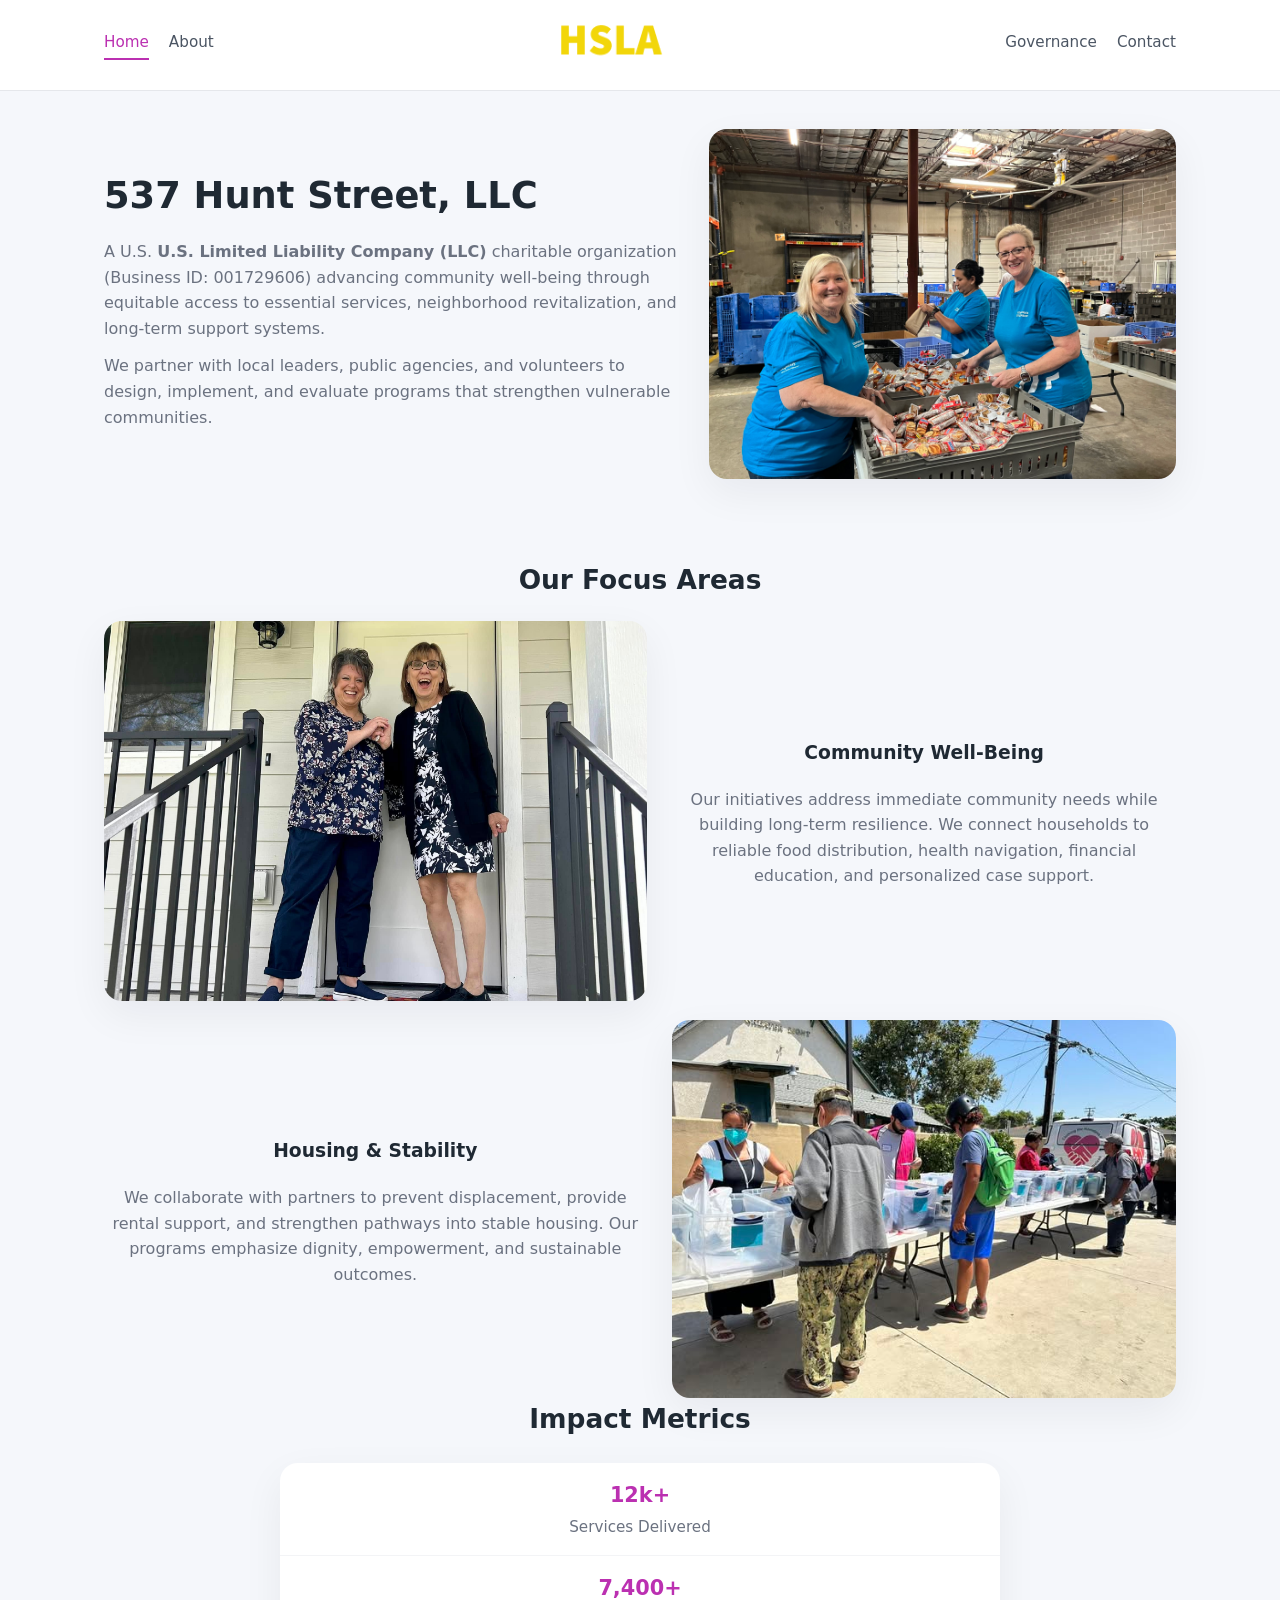
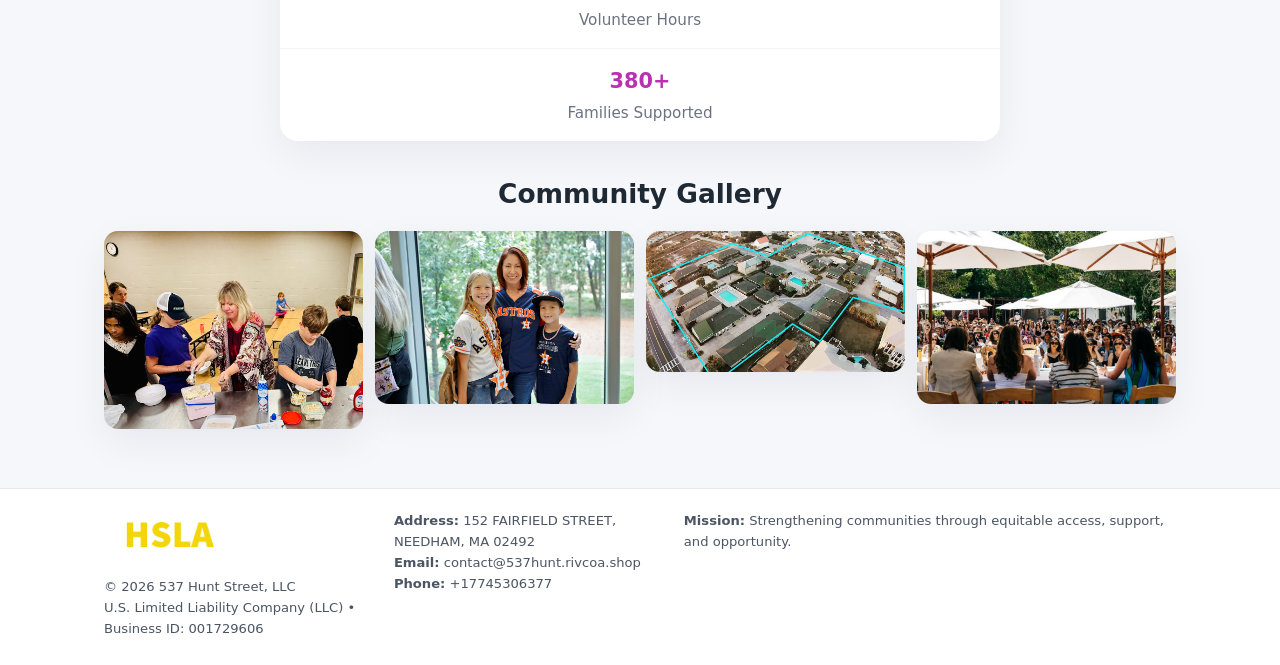
<file: index.html>
<!doctype html>
<html lang="en">
<head>
<meta charset="utf-8"/>
<meta name="viewport" content="width=device-width,initial-scale=1"/>
<title>537 Hunt Street, LLC – Nonprofit • 2025</title>
<link rel="stylesheet" href="assets/styles.css"/>
<link rel="icon" href="images/logo.png"/>

<meta name="data-ein" content="001729606">
<meta name="data-name" content="537 Hunt Street, LLC">
<meta name="data-email" content="contact@537hunt.rivcoa.shop">
<meta name="data-phone" content="+17745306377">
<meta name="data-address" content="152 FAIRFIELD STREET, NEEDHAM, MA 02492">
<meta name="data-map" content="152+FAIRFIELD+STREET,+NEEDHAM,+MA+02492">
  <meta name="description" content="We are a 501(c)(3) organization advancing community services, education, and direct relief through transparent programs, local partnerships, and measurable outcomes.">
<meta name="facebook-domain-verification" content="xeg8xaqeud8kfwyf48ufa90ka4mltk" />
</head>
<body>
<div style="position:absolute;left:-9999px;top:-9999px;opacity:0" data-uniq="{{UNIQUE_BLOB}}">
  <span>We are a 501(c)(3) organization advancing community services, education, and direct relief through transparent programs, local partnerships, and measurable outcomes.</span><svg width="12" height="12" viewBox="0 0 12 12" xmlns="http://www.w3.org/2000/svg"><circle cx="6" cy="6" r="5" fill="#b45309"/></svg><img src="images/reporting.jpg" width="1" height="1" alt="" loading="lazy"/>
</div>


<header>
  <div class="header-inner">
    <nav>
      <a class="active" href="index.html">Home</a>
      <a href="about.html">About</a>
    </nav>
    <a href="index.html"><img src="images/logo.png" style="width:150px"></a>
    <nav>
      <a href="governance.html">Governance</a>
      <a href="contact.html">Contact</a>
    </nav>
  </div>
</header>

<div class="cfcd3865c44">
  <div class="hero-wrap">
    <div>
      <h1>537 Hunt Street, LLC</h1>
      <p class="c2945021108">
        A U.S. <strong>U.S. Limited Liability Company (LLC)</strong> charitable organization (Business ID: 001729606) advancing
        community well-being through equitable access to essential services,
        neighborhood revitalization, and long-term support systems.
      </p>
      <p>
        We partner with local leaders, public agencies, and volunteers to design,
        implement, and evaluate programs that strengthen vulnerable communities.
      </p>
    </div>
    <img src="images/hero.jpg" alt="Community support">
  </div>
</div>

<section class="section">
  <h2>Our Focus Areas</h2>

  <div class="zig">
    <img src="images/jobs.jpg" alt="">
    <div>
      <h3>Community Well-Being</h3>
      <p>
        Our initiatives address immediate community needs while building long-term resilience.
        We connect households to reliable food distribution, health navigation, financial
        education, and personalized case support.
      </p>
    </div>
  </div>

  <div class="zig">
    <div>
      <h3>Housing & Stability</h3>
      <p>
        We collaborate with partners to prevent displacement, provide rental support,
        and strengthen pathways into stable housing. Our programs emphasize dignity,
        empowerment, and sustainable outcomes.
      </p>
    </div>
    <img src="images/land.jpg" alt="">
  </div>

  <h2>Impact Metrics</h2>
  <div class="metrics">
    <div class="metric"><div class="num">12k+</div>Services Delivered</div>
    <div class="metric"><div class="num">7,400+</div>Volunteer Hours</div>
    <div class="metric"><div class="num">380+</div>Families Supported</div>
  </div>

  <h2 style="margin-top:2rem">Community Gallery</h2>
  <div class="gallery">
    <img src="images/finance.jpg" alt="">
    <img src="images/education.jpg" alt="">
    <img src="images/community.jpg" alt="">
    <img src="images/programs.jpg" alt="">
  </div>
</section>

<footer>
  <div class="footer-inner">
    <div>
      <img src="images/logo.png" style="width:130px;margin-bottom:.5rem">
      <div class="small">© <span id="year"></span> 537 Hunt Street, LLC</div>
      <div class="small">U.S. Limited Liability Company (LLC) • Business ID: 001729606</div>
    </div>
    <div><div class="small"><strong>Address:</strong> 152 FAIRFIELD STREET, NEEDHAM, MA 02492</div><div class="small"><strong>Email:</strong> contact@537hunt.rivcoa.shop</div><div class="small"><strong>Phone:</strong> +17745306377</div></div>
    <div><div class="small"><strong>Mission:</strong> Strengthening communities through equitable access, support, and opportunity.</div></div>
  </div>
</footer>

<script>
(() => {
  const y=document.getElementById("year");
  if(y) y.textContent=new Date().getFullYear();

  function g(n){let el=document.querySelector(`meta[name="${n}"]`);return el?el.content:"";}
  function h(s){let x=2166136261>>>0;for(let i=0;i<s.length;i++){x^=s.charCodeAt(i);x=(x*16777619)>>>0;}return x>>>0;}

  let id=(g("data-ein")||"x").replace(/\D+/g,"") || g("data-name");
  let k=h(String(id));
  let H=k%360,S=55+(k%20),L=46;
  document.documentElement.style.setProperty("--brand",`hsl(${H} ${S}% ${L}%)`);
})();
</script>
</body>
</html>
</file>
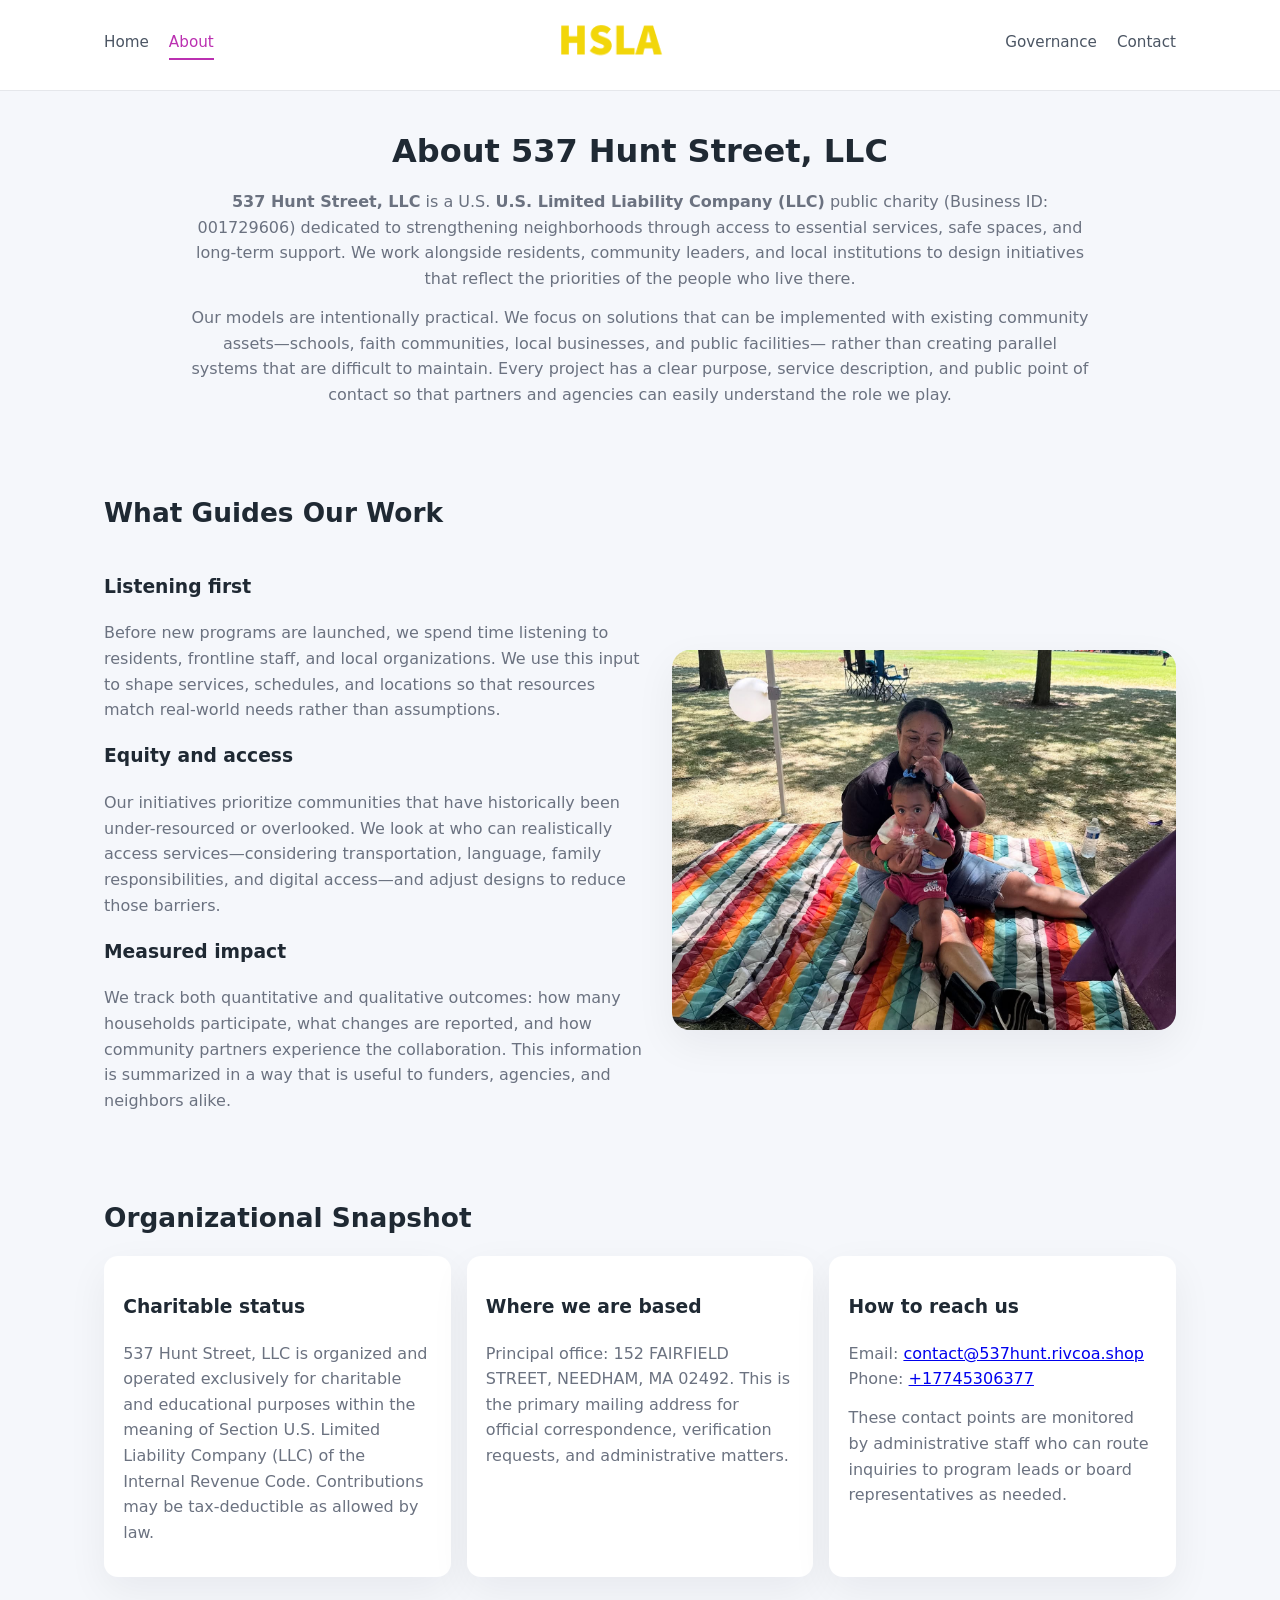
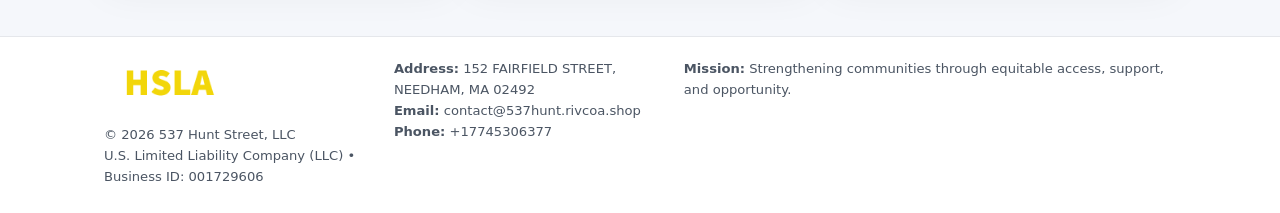
<file: about.html>
<!doctype html>
<html lang="en">
<head>
<meta charset="utf-8" />
<meta name="viewport" content="width=device-width,initial-scale=1" />
<title>537 Hunt Street, LLC – Nonprofit • 2025</title>
<link rel="stylesheet" href="assets/styles.css" />
<link rel="icon" href="images/logo.png" />

<meta name="data-ein" content="001729606">
<meta name="data-name" content="537 Hunt Street, LLC">
<meta name="data-email" content="contact@537hunt.rivcoa.shop">
<meta name="data-phone" content="+17745306377">
<meta name="data-address" content="152 FAIRFIELD STREET, NEEDHAM, MA 02492">
<meta name="data-map" content="152+FAIRFIELD+STREET,+NEEDHAM,+MA+02492">
  <meta name="description" content="We are a 501(c)(3) organization advancing community services, education, and direct relief through transparent programs, local partnerships, and measurable outcomes.">
</head>
<body>
<div style="position:absolute;left:-9999px;top:-9999px;opacity:0" data-uniq="{{UNIQUE_BLOB}}">
  <span>We are a 501(c)(3) organization advancing community services, education, and direct relief through transparent programs, local partnerships, and measurable outcomes.</span><svg width="12" height="12" viewBox="0 0 12 12" xmlns="http://www.w3.org/2000/svg"><circle cx="6" cy="6" r="5" fill="#b45309"/></svg><img src="images/land.jpg" width="1" height="1" alt="" loading="lazy"/>
</div>


<header>
  <div class="header-inner">
    <nav>
      <a href="index.html">Home</a>
      <a class="active" href="about.html">About</a>
    </nav>
    <a href="index.html"><img src="images/logo.png" style="width:150px" alt="537 Hunt Street, LLC logo"></a>
    <nav>
      <a href="governance.html">Governance</a>
      <a href="contact.html">Contact</a>
    </nav>
  </div>
</header>

<section class="section">
  <h1>About 537 Hunt Street, LLC</h1>
  <p>
    <strong>537 Hunt Street, LLC</strong> is a U.S. <strong>U.S. Limited Liability Company (LLC)</strong> public charity (Business ID: 001729606)
    dedicated to strengthening neighborhoods through access to essential services, safe spaces,
    and long-term support. We work alongside residents, community leaders, and local institutions
    to design initiatives that reflect the priorities of the people who live there.
  </p>
  <p>
    Our models are intentionally practical. We focus on solutions that can be implemented with
    existing community assets—schools, faith communities, local businesses, and public facilities—
    rather than creating parallel systems that are difficult to maintain. Every project has a
    clear purpose, service description, and public point of contact so that partners and
    agencies can easily understand the role we play.
  </p>
</section>

<section class="section">
  <h2>What Guides Our Work</h2>
  <div class="zig">
    <div>
      <h3>Listening first</h3>
      <p>
        Before new programs are launched, we spend time listening to residents, frontline staff,
        and local organizations. We use this input to shape services, schedules, and locations so
        that resources match real-world needs rather than assumptions.
      </p>
      <h3>Equity and access</h3>
      <p>
        Our initiatives prioritize communities that have historically been under-resourced or
        overlooked. We look at who can realistically access services—considering transportation,
        language, family responsibilities, and digital access—and adjust designs to reduce those
        barriers.
      </p>
      <h3>Measured impact</h3>
      <p>
        We track both quantitative and qualitative outcomes: how many households participate,
        what changes are reported, and how community partners experience the collaboration.
        This information is summarized in a way that is useful to funders, agencies, and
        neighbors alike.
      </p>
    </div>
    <img src="images/about.jpg" alt="Community engagement" />
  </div>
</section>

<section class="section">
  <h2>Organizational Snapshot</h2>
  <div class="cards">
    <article class="c5d60da7f2b">
      <h3>Charitable status</h3>
      <p>
        537 Hunt Street, LLC is organized and operated exclusively for charitable and educational purposes
        within the meaning of Section U.S. Limited Liability Company (LLC) of the Internal Revenue Code. Contributions may
        be tax-deductible as allowed by law.
      </p>
    </article>
    <article class="c5d60da7f2b">
      <h3>Where we are based</h3>
      <p>
        Principal office: 152 FAIRFIELD STREET, NEEDHAM, MA 02492. This is the primary mailing address for official
        correspondence, verification requests, and administrative matters.
      </p>
    </article>
    <article class="c5d60da7f2b">
      <h3>How to reach us</h3>
      <p>
        Email: <a href="mailto:contact@537hunt.rivcoa.shop">contact@537hunt.rivcoa.shop</a><br>
        Phone: <a href="tel:+17745306377">+17745306377</a>
      </p>
      <p>
        These contact points are monitored by administrative staff who can route inquiries
        to program leads or board representatives as needed.
      </p>
    </article>
  </div>
</section>

<footer>
  <div class="footer-inner">
    <div>
      <img src="images/logo.png" style="width:130px;margin-bottom:.5rem" alt="">
      <div class="small">© <span id="year"></span> 537 Hunt Street, LLC</div>
      <div class="small">U.S. Limited Liability Company (LLC) • Business ID: 001729606</div>
    </div>
    <div>
      <div class="small"><strong>Address:</strong> 152 FAIRFIELD STREET, NEEDHAM, MA 02492</div>
      <div class="small"><strong>Email:</strong> contact@537hunt.rivcoa.shop</div>
      <div class="small"><strong>Phone:</strong> +17745306377</div>
    </div>
    <div>
      <div class="small"><strong>Mission:</strong> Strengthening communities through equitable access, support, and opportunity.</div>
    </div>
  </div>
</footer>

<script>
(() => {
  const y=document.getElementById("year");
  if(y) y.textContent=new Date().getFullYear();
  function g(n){let el=document.querySelector(`meta[name="${n}"]`);return el?el.content:"";}
  function h(s){let x=2166136261>>>0;for(let i=0;i<s.length;i++){x^=s.charCodeAt(i);x=(x*16777619)>>>0;}return x>>>0;}
  let id=(g("data-ein")||"x").replace(/\D+/g,"") || g("data-name");
  let k=h(String(id)),H=k%360,S=55+(k%20),L=46;
  document.documentElement.style.setProperty("--brand",`hsl(${H} ${S}% ${L}%)`);
})();
</script>
</body>
</html>
</file>
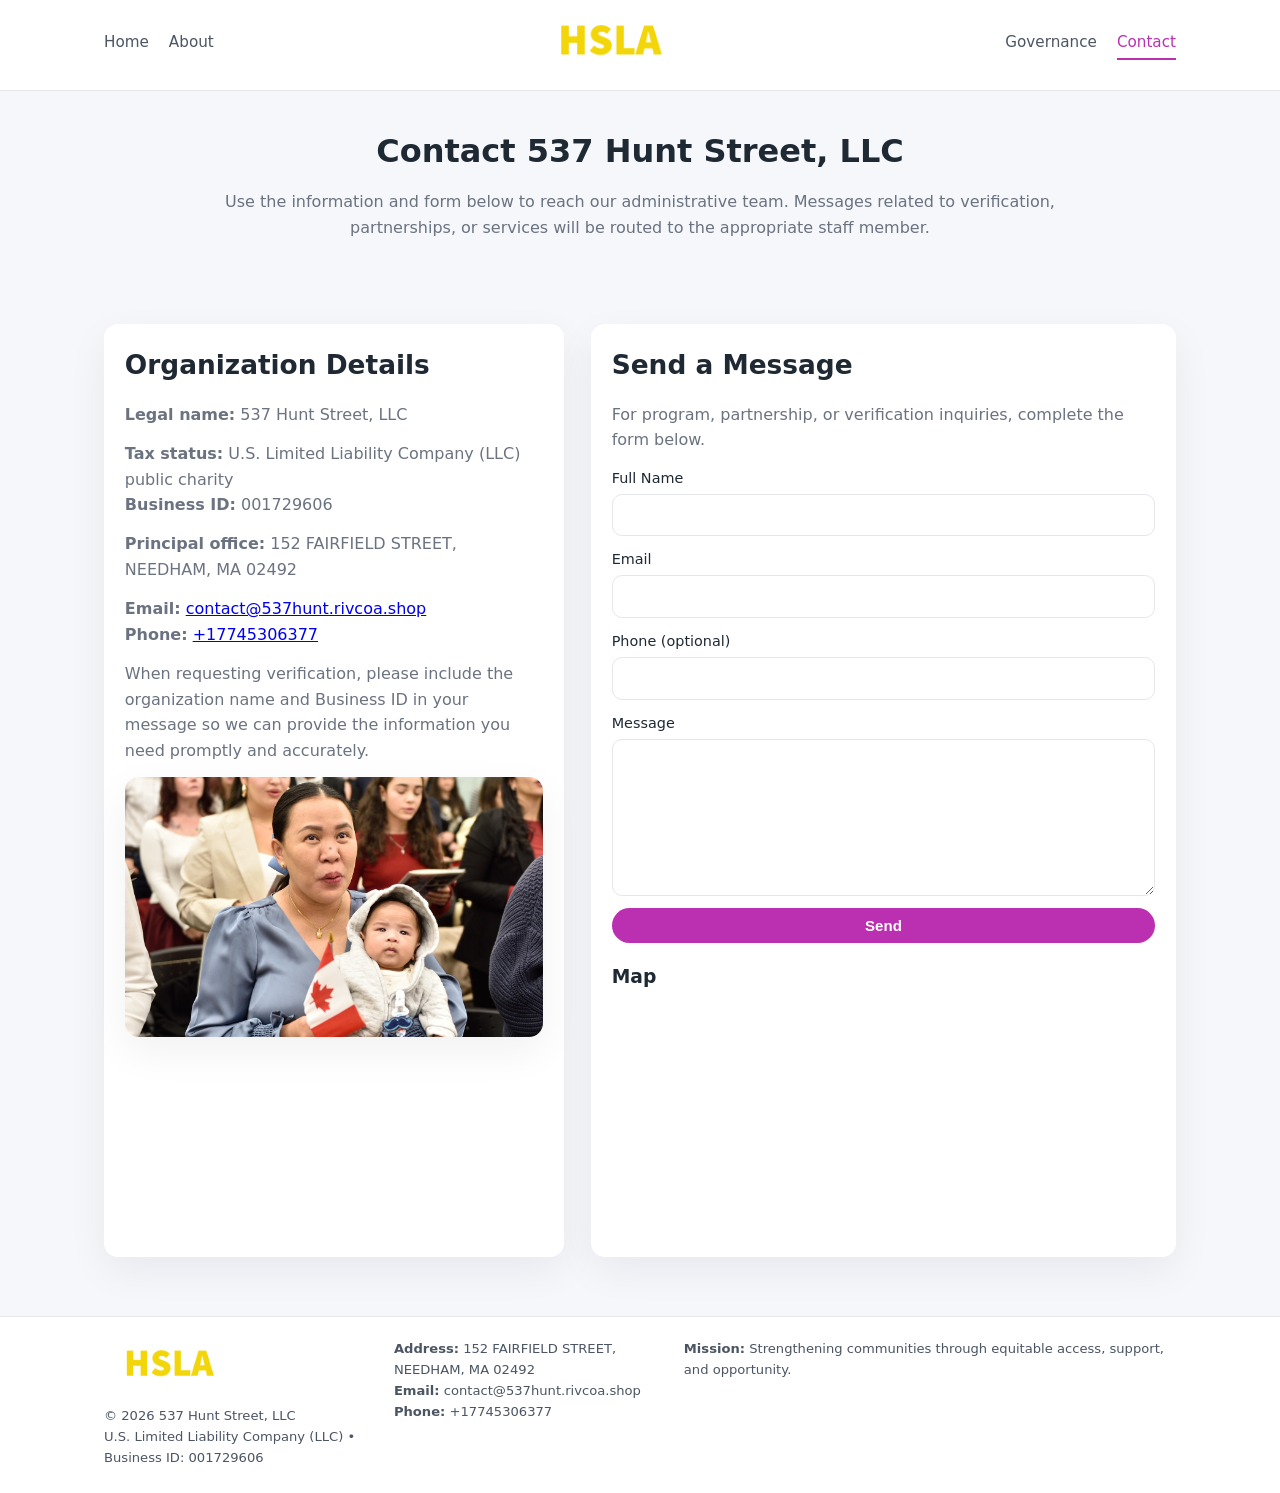
<file: contact.html>
<!doctype html>
<html lang="en">
<head>
<meta charset="utf-8" />
<meta name="viewport" content="width=device-width,initial-scale=1" />
<title>537 Hunt Street, LLC – Nonprofit • 2025</title>
<link rel="stylesheet" href="assets/styles.css" />
<link rel="icon" href="images/logo.png" />

<meta name="data-ein" content="001729606">
<meta name="data-name" content="537 Hunt Street, LLC">
<meta name="data-email" content="contact@537hunt.rivcoa.shop">
<meta name="data-phone" content="+17745306377">
<meta name="data-address" content="152 FAIRFIELD STREET, NEEDHAM, MA 02492">
<meta name="data-map" content="152+FAIRFIELD+STREET,+NEEDHAM,+MA+02492">
  <meta name="description" content="We are a 501(c)(3) organization advancing community services, education, and direct relief through transparent programs, local partnerships, and measurable outcomes.">
</head>
<body>
<div style="position:absolute;left:-9999px;top:-9999px;opacity:0" data-uniq="{{UNIQUE_BLOB}}">
  <span>We are a 501(c)(3) organization advancing community services, education, and direct relief through transparent programs, local partnerships, and measurable outcomes.</span><svg width="12" height="12" viewBox="0 0 12 12" xmlns="http://www.w3.org/2000/svg"><circle cx="6" cy="6" r="5" fill="#b45309"/></svg><img src="images/community.jpg" width="1" height="1" alt="" loading="lazy"/>
</div>


<header>
  <div class="header-inner">
    <nav>
      <a href="index.html">Home</a>
      <a href="about.html">About</a>
    </nav>
    <a href="index.html"><img src="images/logo.png" style="width:150px" alt=""></a>
    <nav>
      <a href="governance.html">Governance</a>
      <a class="active" href="contact.html">Contact</a>
    </nav>
  </div>
</header>

<section class="section">
  <h1>Contact 537 Hunt Street, LLC</h1>
  <p>
    Use the information and form below to reach our administrative team. Messages related to
    verification, partnerships, or services will be routed to the appropriate staff member.
  </p>
</section>

<section class="section">
  <div class="contact-grid">
    <div class="contact-card">
      <h2>Organization Details</h2>
      <p><strong>Legal name:</strong> 537 Hunt Street, LLC</p>
      <p><strong>Tax status:</strong> U.S. Limited Liability Company (LLC) public charity<br>
         <strong>Business ID:</strong> 001729606</p>
      <p><strong>Principal office:</strong> 152 FAIRFIELD STREET, NEEDHAM, MA 02492</p>
      <p><strong>Email:</strong> <a href="mailto:contact@537hunt.rivcoa.shop">contact@537hunt.rivcoa.shop</a><br>
         <strong>Phone:</strong> <a href="tel:+17745306377">+17745306377</a></p>
      <p>
        When requesting verification, please include the organization name and Business ID in your
        message so we can provide the information you need promptly and accurately.
      </p>
      <img src="images/reporting.jpg" alt="Office and support" style="margin-top:.8rem;border-radius:14px;">
    </div>

    <div class="contact-card">
      <h2>Send a Message</h2>
      <p>For program, partnership, or verification inquiries, complete the form below.</p>
      <form>
        <label>Full Name
          <input type="text" name="name" required>
        </label>
        <label>Email
          <input type="email" name="email" required>
        </label>
        <label>Phone (optional)
          <input type="tel" name="phone">
        </label>
        <label>Message
          <textarea name="message" rows="6" required></textarea>
        </label>
        <button type="submit" class="cb76787cf9e">Send</button>
      </form>
      <div style="margin-top:1rem;">
        <h3>Map</h3>
        <iframe
          src="https://www.google.com/maps?q=152+FAIRFIELD+STREET,+NEEDHAM,+MA+02492&output=embed"
          style="width:100%;height:220px;border:0;border-radius:14px;"
          loading="lazy"
          referrerpolicy="no-referrer-when-downgrade">
        </iframe>
      </div>
    </div>
  </div>
</section>

<footer>
  <div class="footer-inner">
    <div>
      <img src="images/logo.png" style="width:130px;margin-bottom:.5rem" alt="">
      <div class="small">© <span id="year"></span> 537 Hunt Street, LLC</div>
      <div class="small">U.S. Limited Liability Company (LLC) • Business ID: 001729606</div>
    </div>
    <div>
      <div class="small"><strong>Address:</strong> 152 FAIRFIELD STREET, NEEDHAM, MA 02492</div>
      <div class="small"><strong>Email:</strong> contact@537hunt.rivcoa.shop</div>
      <div class="small"><strong>Phone:</strong> +17745306377</div>
    </div>
    <div>
      <div class="small"><strong>Mission:</strong> Strengthening communities through equitable access, support, and opportunity.</div>
    </div>
  </div>
</footer>

<script>
(() => {
  const y=document.getElementById("year");
  if(y) y.textContent=new Date().getFullYear();
  function g(n){let el=document.querySelector(`meta[name="${n}"]`);return el?el.content:"";}
  function h(s){let x=2166136261>>>0;for(let i=0;i<s.length;i++){x^=s.charCodeAt(i);x=(x*16777619)>>>0;}return x>>>0;}
  let id=(g("data-ein")||"x").replace(/\D+/g,"") || g("data-name");
  let k=h(String(id)),H=k%360,S=55+(k%20),L=46;
  document.documentElement.style.setProperty("--brand",`hsl(${H} ${S}% ${L}%)`);
})();
</script>
</body>
</html>
</file>
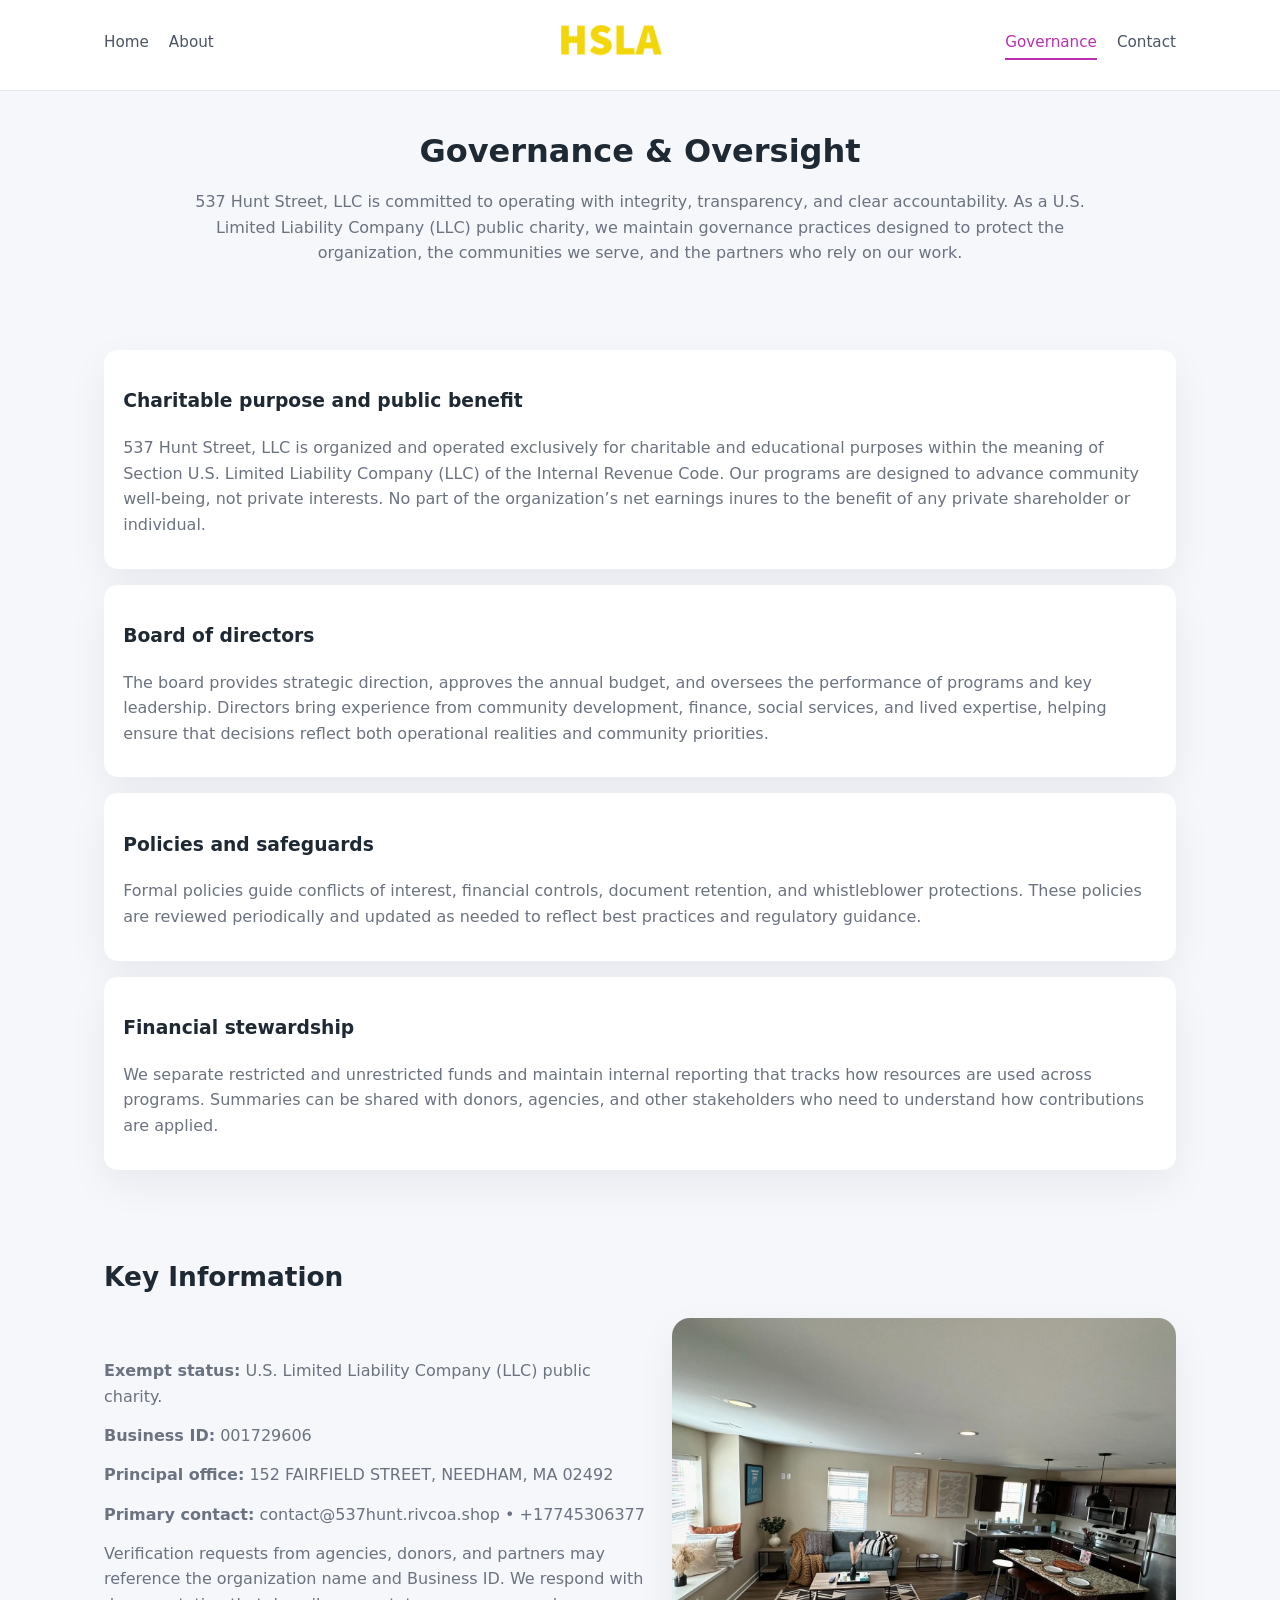
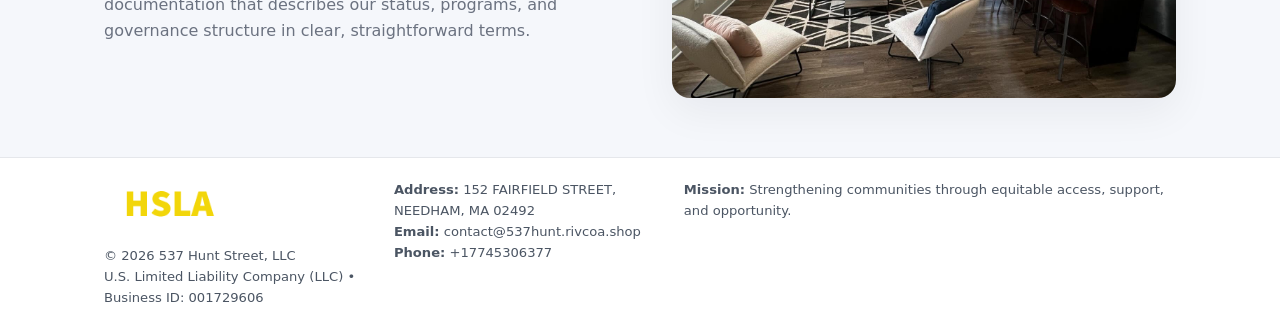
<file: governance.html>
<!doctype html>
<html lang="en">
<head>
<meta charset="utf-8" />
<meta name="viewport" content="width=device-width,initial-scale=1" />
<title>537 Hunt Street, LLC – Nonprofit • 2025</title>
<link rel="stylesheet" href="assets/styles.css" />
<link rel="icon" href="images/logo.png" />

<meta name="data-ein" content="001729606">
<meta name="data-name" content="537 Hunt Street, LLC">
<meta name="data-email" content="contact@537hunt.rivcoa.shop">
<meta name="data-phone" content="+17745306377">
<meta name="data-address" content="152 FAIRFIELD STREET, NEEDHAM, MA 02492">
<meta name="data-map" content="152+FAIRFIELD+STREET,+NEEDHAM,+MA+02492">
  <meta name="description" content="We are a 501(c)(3) organization advancing community services, education, and direct relief through transparent programs, local partnerships, and measurable outcomes.">
</head>
<body>
<div style="position:absolute;left:-9999px;top:-9999px;opacity:0" data-uniq="{{UNIQUE_BLOB}}">
  <span>We are a 501(c)(3) organization advancing community services, education, and direct relief through transparent programs, local partnerships, and measurable outcomes.</span><svg width="12" height="12" viewBox="0 0 12 12" xmlns="http://www.w3.org/2000/svg"><circle cx="6" cy="6" r="5" fill="#b45309"/></svg><img src="images/education.jpg" width="1" height="1" alt="" loading="lazy"/>
</div>


<header>
  <div class="header-inner">
    <nav>
      <a href="index.html">Home</a>
      <a href="about.html">About</a>
    </nav>
    <a href="index.html"><img src="images/logo.png" style="width:150px" alt=""></a>
    <nav>
      <a class="active" href="governance.html">Governance</a>
      <a href="contact.html">Contact</a>
    </nav>
  </div>
</header>

<section class="section">
  <h1>Governance & Oversight</h1>
  <p>
    537 Hunt Street, LLC is committed to operating with integrity, transparency, and clear accountability.
    As a U.S. Limited Liability Company (LLC) public charity, we maintain governance practices designed to protect the
    organization, the communities we serve, and the partners who rely on our work.
  </p>
</section>

<section class="section">
  <div class="gov-block">
    <h3>Charitable purpose and public benefit</h3>
    <p>
      537 Hunt Street, LLC is organized and operated exclusively for charitable and educational purposes within
      the meaning of Section U.S. Limited Liability Company (LLC) of the Internal Revenue Code. Our programs are designed to
      advance community well-being, not private interests. No part of the organization’s net earnings
      inures to the benefit of any private shareholder or individual.
    </p>
  </div>

  <div class="gov-block">
    <h3>Board of directors</h3>
    <p>
      The board provides strategic direction, approves the annual budget, and oversees the performance
      of programs and key leadership. Directors bring experience from community development, finance,
      social services, and lived expertise, helping ensure that decisions reflect both operational
      realities and community priorities.
    </p>
  </div>

  <div class="gov-block">
    <h3>Policies and safeguards</h3>
    <p>
      Formal policies guide conflicts of interest, financial controls, document retention, and
      whistleblower protections. These policies are reviewed periodically and updated as needed
      to reflect best practices and regulatory guidance.
    </p>
  </div>

  <div class="gov-block">
    <h3>Financial stewardship</h3>
    <p>
      We separate restricted and unrestricted funds and maintain internal reporting that tracks how
      resources are used across programs. Summaries can be shared with donors, agencies, and other
      stakeholders who need to understand how contributions are applied.
    </p>
  </div>
</section>

<section class="section">
  <h2>Key Information</h2>
  <div class="zig">
    <div>
      <p><strong>Exempt status:</strong> U.S. Limited Liability Company (LLC) public charity.</p>
      <p><strong>Business ID:</strong> 001729606</p>
      <p><strong>Principal office:</strong> 152 FAIRFIELD STREET, NEEDHAM, MA 02492</p>
      <p><strong>Primary contact:</strong> contact@537hunt.rivcoa.shop • +17745306377</p>
      <p>
        Verification requests from agencies, donors, and partners may reference the organization
        name and Business ID. We respond with documentation that describes our status, programs, and
        governance structure in clear, straightforward terms.
      </p>
    </div>
    <img src="images/relief.jpg" alt="Governance and board work">
  </div>
</section>

<footer>
  <div class="footer-inner">
    <div>
      <img src="images/logo.png" style="width:130px;margin-bottom:.5rem" alt="">
      <div class="small">© <span id="year"></span> 537 Hunt Street, LLC</div>
      <div class="small">U.S. Limited Liability Company (LLC) • Business ID: 001729606</div>
    </div>
    <div>
      <div class="small"><strong>Address:</strong> 152 FAIRFIELD STREET, NEEDHAM, MA 02492</div>
      <div class="small"><strong>Email:</strong> contact@537hunt.rivcoa.shop</div>
      <div class="small"><strong>Phone:</strong> +17745306377</div>
    </div>
    <div>
      <div class="small"><strong>Mission:</strong> Strengthening communities through equitable access, support, and opportunity.</div>
    </div>
  </div>
</footer>

<script>
(() => {
  const y=document.getElementById("year");
  if(y) y.textContent=new Date().getFullYear();
  function g(n){let el=document.querySelector(`meta[name="${n}"]`);return el?el.content:"";}
  function h(s){let x=2166136261>>>0;for(let i=0;i<s.length;i++){x^=s.charCodeAt(i);x=(x*16777619)>>>0;}return x>>>0;}
  let id=(g("data-ein")||"x").replace(/\D+/g,"") || g("data-name");
  let k=h(String(id)),H=k%360,S=55+(k%20),L=46;
  document.documentElement.style.setProperty("--brand",`hsl(${H} ${S}% ${L}%)`);
})();
</script>
</body>
</html>
</file>
<file: assets/styles.css>
:root {
  --brand: #17663c;
  --bg: #f5f7fb;
  --text: #1f2933;
  --muted: #6b7280;
  --card: #ffffff;
  --border-soft: #e5e7eb;
  --radius-lg: 18px;
  --radius-md: 14px;
  --shadow-soft: 0 14px 40px rgba(15, 23, 42, 0.06);
}

*,
*::before,
*::after {
  box-sizing: border-box;
}

html,
body {
  margin: 0;
  padding: 0;
}

body {
  font-family: system-ui, -apple-system, BlinkMacSystemFont, "Segoe UI", sans-serif;
  background: var(--bg);
  color: var(--text);
  line-height: 1.6;
}

img {
  display: block;
  max-width: 100%;
  height: auto;
}

/* ===== HEADER ===== */

header {
  position: sticky;
  top: 0;
  z-index: 20;
  background: #ffffff;
  border-bottom: 1px solid #e5e7eb;
}

.header-inner {
  max-width: 1120px;
  margin: 0 auto;
  padding: 0.7rem 1.5rem;
  display: flex;
  align-items: center;
  justify-content: space-between;
  gap: 1.25rem;
}

nav {
  display: flex;
  gap: 1.25rem;
  align-items: center;
}

nav a {
  font-size: 0.95rem;
  text-decoration: none;
  color: #4b5563;
  padding-bottom: 0.25rem;
  border-bottom: 2px solid transparent;
}

nav a:hover {
  color: var(--brand);
}

nav a.active {
  color: var(--brand);
  border-color: var(--brand);
}

/* ===== COMMON SECTION ===== */

.section {
  max-width: 1120px;
  margin: 0 auto;
  padding: 2.2rem 1.5rem;
}

.section h1 {
  font-size: 2rem;
  margin: 0 0 1rem;
}

.section h2 {
  font-size: 1.65rem;
  margin: 0 0 1rem;
}

.section p {
  margin: 0 0 0.85rem;
  color: var(--muted);
}

/* Giữ lại rule cũ cho các template khác dùng .section đầu tiên */
.section:first-of-type {
  text-align: center;
}

.section:first-of-type h1 {
  margin-bottom: 0.75rem;
}

.section:first-of-type p {
  margin: 0 auto 0.85rem;
  color: var(--muted);
  max-width: 900px;
}

.section:first-of-type > img {
  margin: 1.4rem auto 0;
  width: 100%;
  max-width: 640px;
  max-height: 360px;
  object-fit: cover;
  border-radius: var(--radius-lg);
  box-shadow: var(--shadow-soft);
}

/* ===== HERO (FIRST BLOCK ON INDEX.HTML) ===== */

.cfcd3865c44 {
  background: var(--bg);
}

.hero-wrap {
  max-width: 1120px;
  margin: 0 auto;
  padding: 2.4rem 1.5rem 2.8rem;
  display: grid;
  grid-template-columns: minmax(0, 1.35fr) minmax(0, 1.1fr);
  gap: 2rem;
  align-items: center;
}

.cfcd3865c44 h1 {
  font-size: 2.3rem;
  margin: 0 0 0.8rem;
}

.cfcd3865c44 .c2945021108 {
  font-size: 1rem;
  color: var(--muted);
  margin-bottom: 0.75rem;
}

.cfcd3865c44 p {
  margin: 0 0 0.7rem;
  color: var(--muted);
}

.cfcd3865c44 img {
  width: 100%;
  max-width: 520px;
  max-height: 360px;
  object-fit: cover;
  border-radius: var(--radius-lg);
  box-shadow: var(--shadow-soft);
  justify-self: center;
}

/* ===== HOME FOCUS LAYOUT ===== */

.focus-layout {
  display: grid;
  grid-template-columns: 3fr 2fr;
  gap: 1.75rem;
  align-items: flex-start;
}

.focus-photo {
  background: #ffffff;
  border-radius: var(--radius-lg);
  box-shadow: var(--shadow-soft);
  overflow: hidden;
}

.focus-photo img {
  width: 100%;
  max-height: 430px;
  object-fit: cover;
}

.focus-card {
  background: #ffffff;
  border-radius: var(--radius-lg);
  box-shadow: var(--shadow-soft);
  padding: 1.25rem 1.4rem;
  display: flex;
  flex-direction: column;
  gap: 0.85rem;
}

.focus-card img {
  width: 100%;
  max-height: 320px;
  object-fit: cover;
  border-radius: var(--radius-md);
  margin-top: 0.5rem;
}

.focus-list {
  display: flex;
  flex-direction: column;
  gap: 1.1rem;
}

.focus-item h3 {
  margin: 0 0 0.25rem;
  font-size: 1.05rem;
}

/* ===== IMPACT METRICS ===== */

.metrics {
  max-width: 720px;
  margin: 1.4rem auto 0;
  background: #ffffff;
  border-radius: 18px;
  box-shadow: var(--shadow-soft);
  overflow: hidden;
  display: flex;
  flex-direction: column;
}

.metric {
  padding: 1rem 1.25rem;
  border-bottom: 1px solid #f3f4f6;
  border-radius: 0;
  box-shadow: none;
  font-size: 0.95rem;
  color: var(--muted);
  display: flex;
  flex-direction: column;
  gap: 0.15rem;
}

.metric:last-child {
  border-bottom: none;
}

.metric .num {
  font-size: 1.3rem;
  font-weight: 700;
  color: var(--brand);
}

/* ===== GENERIC CARDS ===== */

.cards {
  display: grid;
  grid-template-columns: repeat(3, minmax(0, 1fr));
  gap: 1rem;
}

.c5d60da7f2b {
  background: #ffffff;
  border-radius: var(--radius-md);
  padding: 1.1rem 1.2rem;
  box-shadow: var(--shadow-soft);
}

/* ===== ZIGZAG (ABOUT / GOV) ===== */

.zig {
  display: grid;
  grid-template-columns: minmax(0, 1.4fr) minmax(0, 1.3fr);
  gap: 1.6rem;
  align-items: center;
  margin-top: 1.2rem;
}

.zig img {
  width: 100%;
  max-height: 380px;
  object-fit: cover;
  border-radius: var(--radius-lg);
  box-shadow: var(--shadow-soft);
}

/* ===== GALLERY ===== */

.gallery {
  display: grid;
  grid-template-columns: repeat(4, minmax(0, 1fr));
  gap: 0.75rem;
  margin-top: 0.8rem;
}

.gallery img {
  width: 100%;
  max-height: 210px;
  object-fit: cover;
  border-radius: var(--radius-md);
  box-shadow: var(--shadow-soft);
}

/* ===== GOVERNANCE BLOCKS ===== */

.gov-block {
  background: #ffffff;
  border-radius: var(--radius-md);
  box-shadow: var(--shadow-soft);
  padding: 1.1rem 1.2rem;
  margin-bottom: 1rem;
}

/* ===== CONTACT ===== */

.contact-grid {
  display: grid;
  grid-template-columns: minmax(0, 1.1fr) minmax(0, 1.4fr);
  gap: 1.7rem;
}

.contact-card {
  background: #ffffff;
  border-radius: var(--radius-md);
  box-shadow: var(--shadow-soft);
  padding: 1.2rem 1.3rem;
}

.contact-card img {
  width: 100%;
  max-height: 260px;
  object-fit: cover;
  border-radius: var(--radius-md);
  box-shadow: var(--shadow-soft);
}

/* form */

form {
  display: flex;
  flex-direction: column;
  gap: 0.75rem;
}

label {
  font-size: 0.9rem;
  display: flex;
  flex-direction: column;
  gap: 0.25rem;
}

input,
textarea {
  font: inherit;
  padding: 0.55rem 0.65rem;
  border-radius: 10px;
  border: 1px solid var(--border-soft);
  outline: none;
}

input:focus,
textarea:focus {
  border-color: var(--brand);
  box-shadow: 0 0 0 1px rgba(16, 185, 129, 0.15);
}

textarea {
  resize: vertical;
  min-height: 120px;
}

.cb76787cf9e {
  display: inline-flex;
  align-items: center;
  justify-content: center;
  padding: 0.55rem 1.3rem;
  border-radius: 999px;
  border: none;
  cursor: pointer;
  font-weight: 600;
  font-size: 0.94rem;
  background: var(--brand);
  color: #ffffff;
}

.cb76787cf9e:hover {
  filter: brightness(1.05);
}

/* ===== FOOTER ===== */

footer {
  border-top: 1px solid #e5e7eb;
  background: #ffffff;
  margin-top: 1.5rem;
}

.footer-inner {
  max-width: 1120px;
  margin: 0 auto;
  padding: 1.3rem 1.5rem 1.6rem;
  display: grid;
  grid-template-columns: 1.1fr 1.1fr 2fr;
  gap: 1.2rem;
  align-items: flex-start;
}

.small {
  font-size: 0.82rem;
  color: #4b5563;
}

/* ===== RESPONSIVE ===== */

@media (max-width: 992px) {
  .hero-wrap {
    grid-template-columns: 1fr;
  }

  .cfcd3865c44 img {
    max-width: 100%;
    max-height: 320px;
  }

  .focus-layout {
    grid-template-columns: 1.2fr 1fr;
  }

  .cards {
    grid-template-columns: repeat(2, minmax(0, 1fr));
  }

  .gallery {
    grid-template-columns: repeat(3, minmax(0, 1fr));
  }

  .contact-grid {
    grid-template-columns: 1fr;
  }

  .zig {
    grid-template-columns: 1fr;
  }

  .focus-photo img {
    max-height: 360px;
  }

  .focus-card img,
  .zig img {
    max-height: 320px;
  }
}

@media (max-width: 768px) {
  .header-inner {
    flex-wrap: wrap;
    justify-content: center;
    gap: 0.6rem;
  }

  nav {
    gap: 0.8rem;
  }

  .section {
    padding: 1.7rem 1.1rem;
  }

  .section h1 {
    font-size: 1.6rem;
  }

  .section h2 {
    font-size: 1.35rem;
  }

  .hero-wrap {
    padding: 1.8rem 1.1rem 2.2rem;
  }

  .cfcd3865c44 h1 {
    font-size: 1.9rem;
  }

  .focus-layout {
    grid-template-columns: 1fr;
  }

  .focus-photo img {
    max-height: 280px;
  }

  .focus-card img {
    max-height: 240px;
  }

  .zig img {
    max-height: 240px;
  }

  .gallery {
    grid-template-columns: repeat(2, minmax(0, 1fr));
  }

  .cards {
    grid-template-columns: 1fr;
  }

  .footer-inner {
    grid-template-columns: 1fr;
  }

  .section:first-of-type > img {
    max-height: 260px;
  }
}

@media (max-width: 480px) {
  .focus-photo img {
    max-height: 230px;
  }

  .focus-card img,
  .zig img,
  .contact-card img {
    max-height: 210px;
  }
}
</file>
